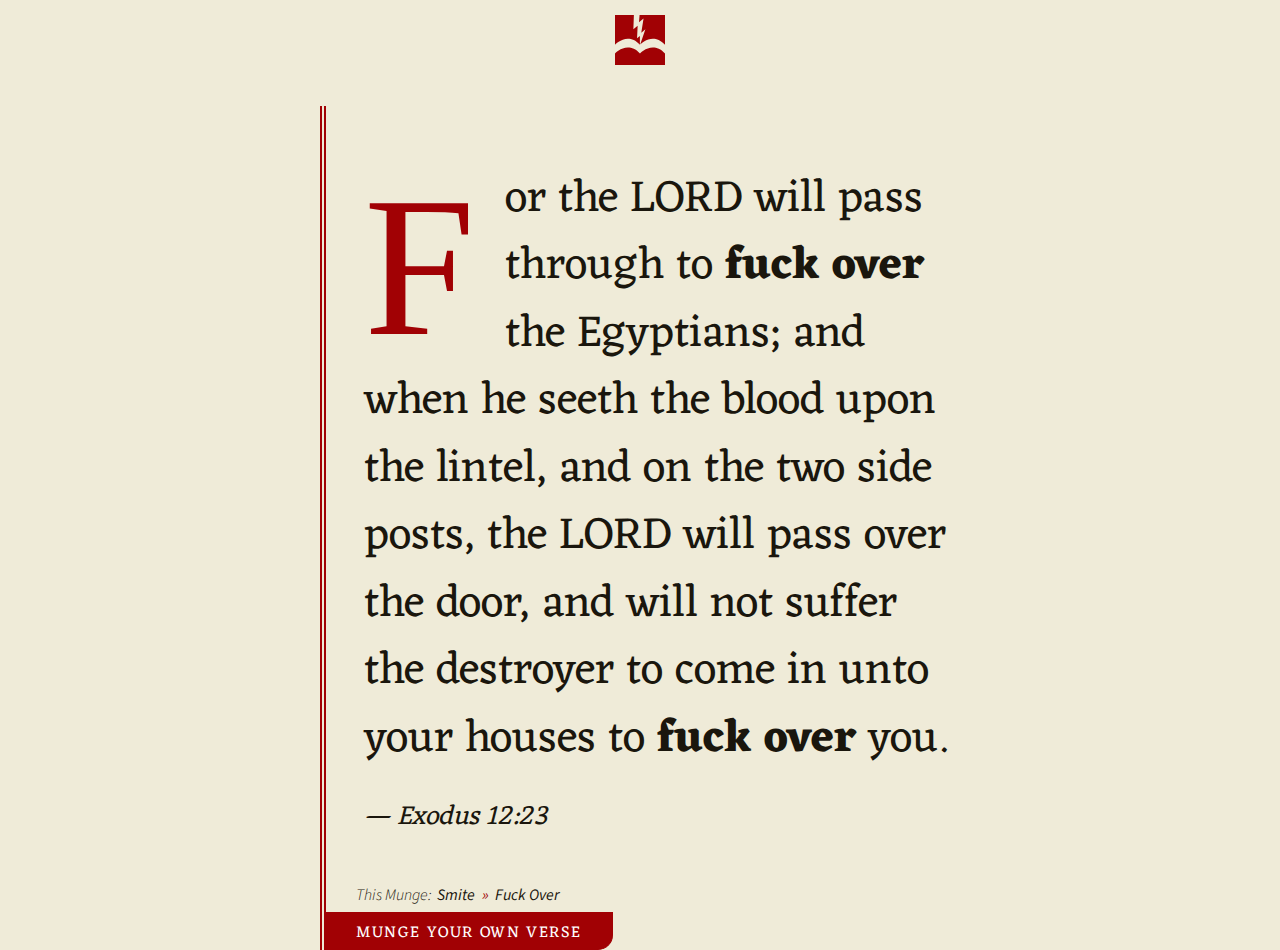
<file: uimocks/index.html>
<!DOCTYPE html>
<html>
<head>
	<meta charset="utf-8">
	<meta http-equiv="X-UA-Compatible" content="IE=edge">
	<title>Biblemunger Sandbox</title>
	<link rel="stylesheet" href="biblemunger.css">
</head>
<body>
	<header>
		<img src="biblemunger-logo-1-noword.svg">
	</header>
	<div class="content-area">
		<div class="text-container">
			<p class="scripture">For the LORD will pass through to <strong class="munged">fuck over</strong> the Egyptians; and when he seeth the blood upon the lintel, and on the two side posts, the LORD will pass over the door, and will not suffer the destroyer to come in unto your houses to <strong class="munged">fuck over</strong> you.</p>
			<p class="reference">Exodus 12:23</p>	
		</div>
		<div class="actions">
			<p class="substitution"><span>This Munge:</span> <em>Smite</em> Fuck Over</p>
			<a href="munge.html"><button class="std-button">Munge your Own Verse</button></a>
		</div>
	</div>
</body>
</html>
</file>
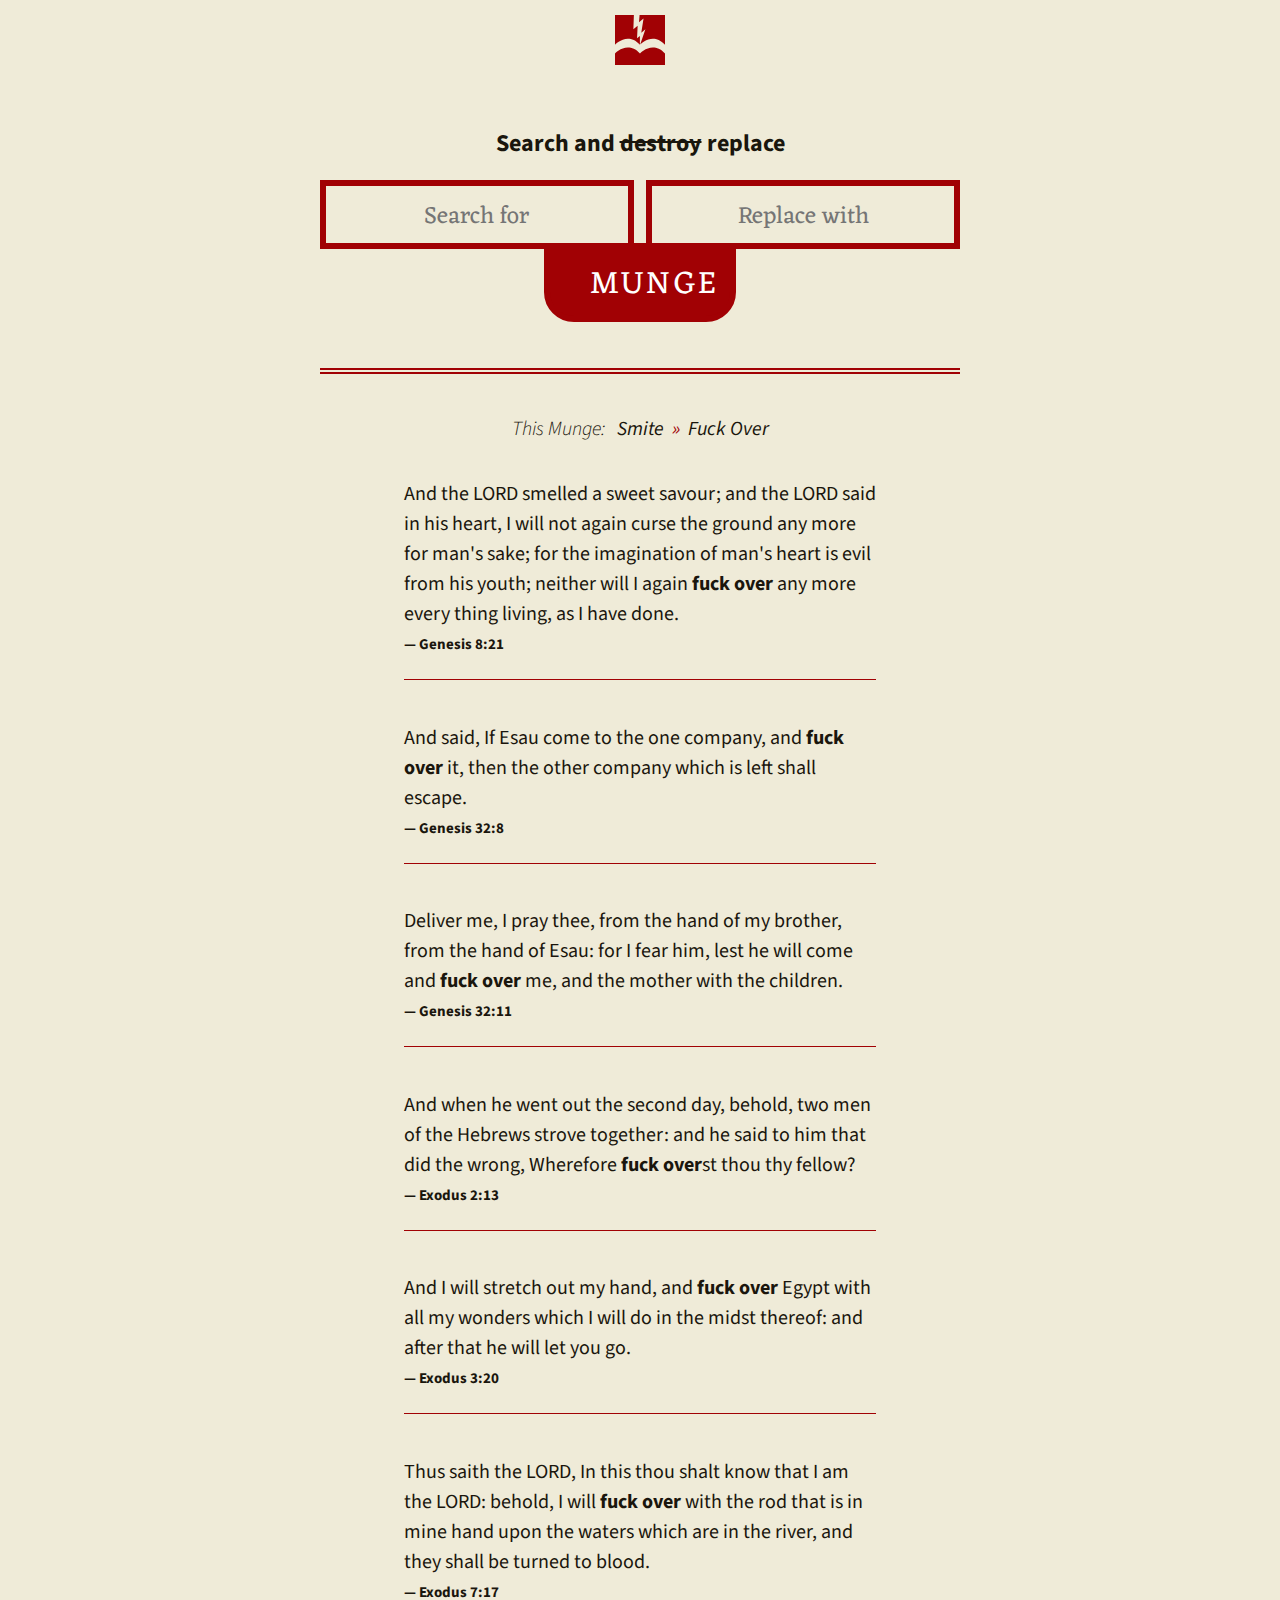
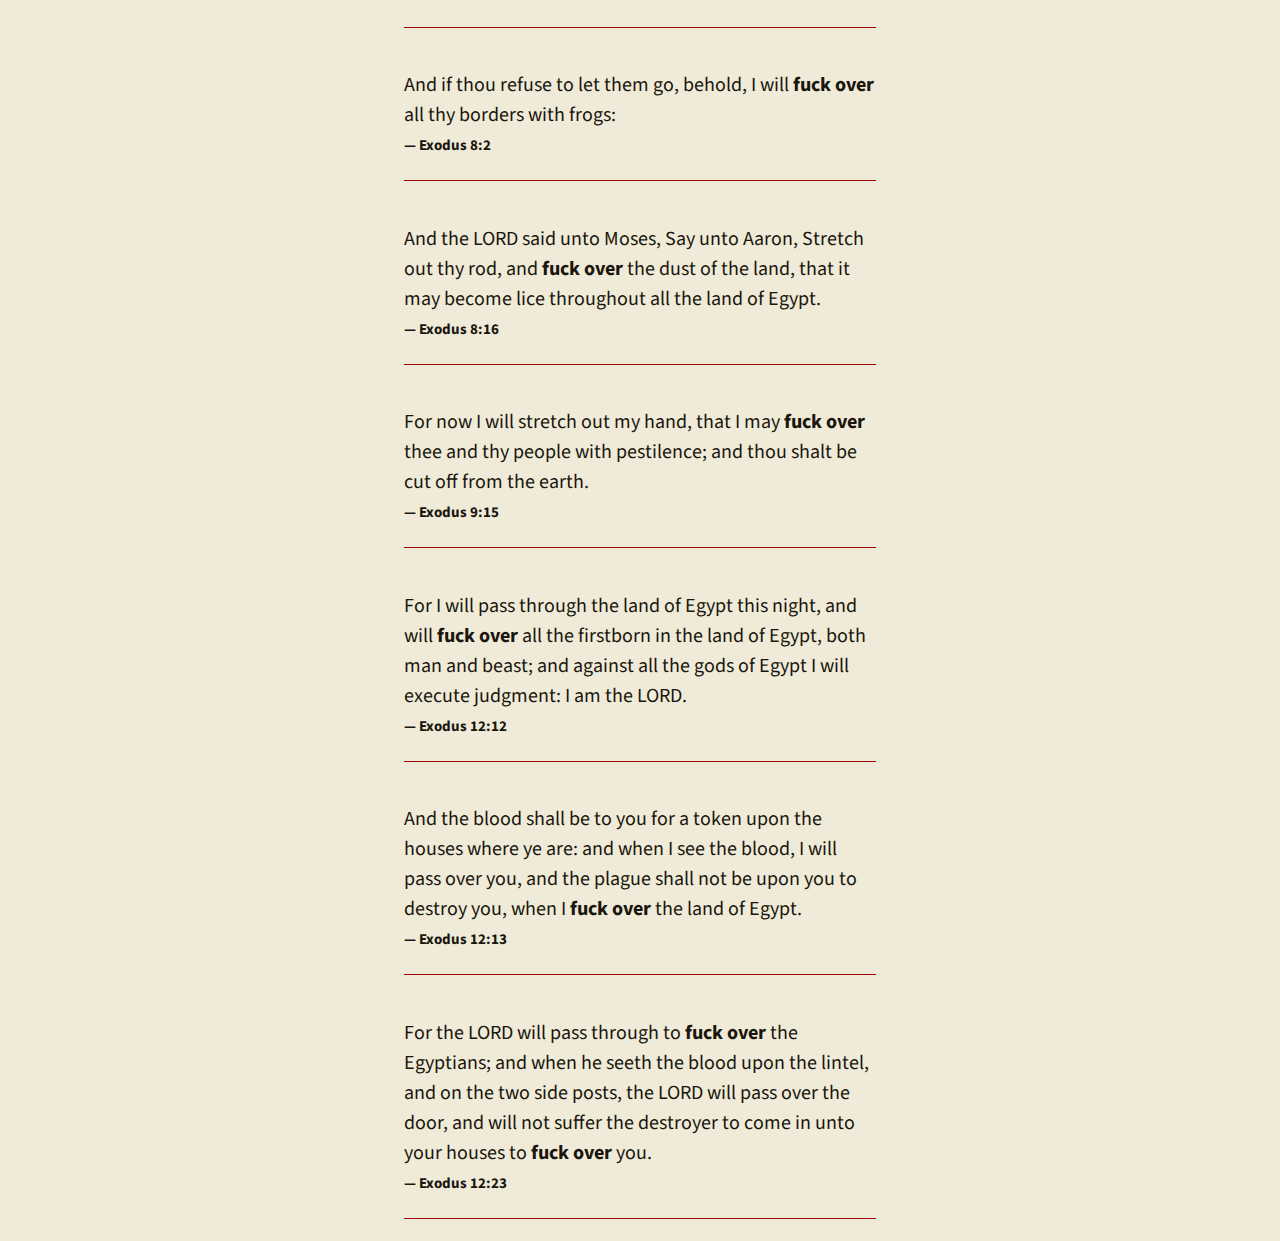
<file: uimocks/munge.html>
<!DOCTYPE html>
<html>
<head>
	<meta charset="utf-8">
	<meta http-equiv="X-UA-Compatible" content="IE=edge">
	<title>Biblemunger Sandbox</title>
	<link rel="stylesheet" href="biblemunger.css">
</head>
<body>
	<header>
		<img src="biblemunger-logo-1-noword.svg">
	</header>
	<div class="content-area munging-page">
		<h2>Search and <strike>destroy</strike> replace</h2>
		<form class="mungerform">
			<input type="text" placeholder="Search for">
			<input type="text" placeholder="Replace with">
			<input type="submit" value="Munge" class="form-button std-button">
		</form>

		<div class="results-area">
			<p class="substitution"><span>This Munge:</span> <em>Smite</em> Fuck Over</p>
			<dl>
				<div class="verse-result">
					<dd>And the LORD smelled a sweet savour; and the LORD said in his heart, I will not again curse the ground any more for man's sake; for the imagination of man's heart is evil from his youth; neither will I again <strong>fuck over</strong> any more every thing living, as I have done.</dd>
					<dt>Genesis 8:21</dt>
				</div>
				<div class="verse-result">
					<dd>And said, If Esau come to the one company, and <strong>fuck over</strong> it, then the other company which is left shall escape.</dd>
					<dt>Genesis 32:8</dt>
				</div>
				<div class="verse-result">
					<dd>Deliver me, I pray thee, from the hand of my brother, from the hand of Esau: for I fear him, lest he will come and <strong>fuck over</strong> me, and the mother with the children.</dd>
					<dt>Genesis 32:11</dt>
				</div>
				<div class="verse-result">
					<dd>And when he went out the second day, behold, two men of the Hebrews strove together: and he said to him that did the wrong, Wherefore <strong>fuck over</strong>st thou thy fellow?</dd>
					<dt>Exodus 2:13</dt>
				</div>
				<div class="verse-result">
					<dd>And I will stretch out my hand, and <strong>fuck over</strong> Egypt with all my wonders which I will do in the midst thereof: and after that he will let you go.</dd>
					<dt>Exodus 3:20</dt>
				</div>
				<div class="verse-result">
					<dd>Thus saith the LORD, In this thou shalt know that I am the LORD: behold, I will <strong>fuck over</strong> with the rod that is in mine hand upon the waters which are in the river, and they shall be turned to blood.</dd>
					<dt>Exodus 7:17</dt>
				</div>
				<div class="verse-result">
					<dd>And if thou refuse to let them go, behold, I will <strong>fuck over</strong> all thy borders with frogs:</dd>
					<dt>Exodus 8:2</dt>
				</div>
				<div class="verse-result">
					<dd>And the LORD said unto Moses, Say unto Aaron, Stretch out thy rod, and <strong>fuck over</strong> the dust of the land, that it may become lice throughout all the land of Egypt.</dd>
					<dt>Exodus 8:16</dt>
				</div>
				<div class="verse-result">
					<dd>For now I will stretch out my hand, that I may <strong>fuck over</strong> thee and thy people with pestilence; and thou shalt be cut off from the earth.</dd>
					<dt>Exodus 9:15</dt>	
				</div>
				<div class="verse-result">
					<dd>For I will pass through the land of Egypt this night, and will <strong>fuck over</strong> all the firstborn in the land of Egypt, both man and beast; and against all the gods of Egypt I will execute judgment: I am the LORD.</dd>
					<dt>Exodus 12:12</dt>	
				</div>
				<div class="verse-result">
					<dd>And the blood shall be to you for a token upon the houses where ye are: and when I see the blood, I will pass over you, and the plague shall not be upon you to destroy you, when I <strong>fuck over</strong> the land of Egypt.</dd>
					<dt>Exodus 12:13</dt>	
				</div>
				<div class="verse-result">	
					<dd>For the LORD will pass through to <strong>fuck over</strong> the Egyptians; and when he seeth the blood upon the lintel, and on the two side posts, the LORD will pass over the door, and will not suffer the destroyer to come in unto your houses to <strong>fuck over</strong> you.</dd>
					<dt>Exodus 12:23</dt>
				</div>	
			</dl>
		</div>
	</div>
</body>
</html>
</file>
<file: uimocks/biblemunger.css>
@import url('https://fonts.googleapis.com/css?family=Eczar:400,700|Source+Sans+Pro:300,400,700');

/**** GENERAL ****/
* {
	box-sizing: border-box;
}
body {
	background: #EFEBD8;
	color: #1A160D;
	font-family: 'Source Sans Pro',Helvetica,sans-serif;
	margin: 0;
	padding: 0;
}
p {
	line-height: 1.5;
	font-size: 5vh;
}
header {
	width: 100%;
	height: 80px;
	padding: 15px 0;
}
header img {
	height: 100%;
	margin: 0 auto;
	display: block;
}
.content-area {
	width: 50%;
	margin: 2% auto 0 auto;
	padding: 0;
	border-left: 6px double #A10104;
	overflow: hidden;
}
.std-button {
	color: #fff;
	padding: 6px 30px 2px 30px;
	border: 0.5px solid #A10104;
	border-left: 0 none;
	background: #A10104;
	font-family: 'Eczar', serif;
	font-size: 1em;
	font-weight: 400;
	letter-spacing: 0.1em;
	text-transform: uppercase;
	border-radius: 0 0 15px 0;
	-webkit-transition: all 75ms linear;
	-moz-transition: all 75ms linear;
	-ms-transition: all 75ms linear;
	-o-transition: all 75ms linear;
	transition: all 75ms linear;
}
.std-button:hover {
	border-width: 3px;
	cursor: pointer;
}

/**** DEBUGGING ****/
#debug-message {
	color: black;
	background-color: red;
	position: fixed;
	bottom: 1em;
	left: 1em;
	font-size: .7em;
}

/**** MUNGING FORM ****/
.content-area.munging-page {
	border-left: 0 none;
}
.content-area.munging-page h2 {
	text-align: center;
}
.mungerform {
	overflow: hidden;
	margin-bottom: 46px;
}
input {
	width: 49%;
	float: left;
	margin-right: 2%;
	padding: 10px 20px 5px 20px;
	border: 6px solid #A10104;
	font-size: 1.5em;
	font-family: 'Eczar', serif;
	line-height: 1;
	text-align: center;
	background: transparent;
}
input:nth-child(2) {
	margin-right: 0;
}
.form-button {
	display: block;
	width: 30%;
	margin: -6px 35% 0 35%;
	padding: 20px 40px 15px 40px;
	font-size: 2em;
	border: 6px solid #A10104;
	border-bottom-left-radius: 30px;
	border-bottom-right-radius: 30px;
}

/**** MUNGING RESULTS ****/
.results-area {
	padding-top: 40px;
	border-top: 6px double #A10104;
}
.results-area .substitution {
	display: block;
	margin-bottom: 15px;
	padding: 0;
	font-size: 1.25em;
	text-align: center;
}
dl {
	margin: 0;
	padding: 0 10%;
	font-size: 1.25em;
}
dt,dd {
	margin-left: 0;
	margin-bottom: 0.25em;
	padding-left: 0;
	line-height: 1.5;
}
dt {
	margin-bottom: 1.5em;
	padding-bottom: 1.5em;
	font-size: 0.75em;
	font-weight: 700;
	border-bottom: 1px solid #A10104;
}
dt:before {
	content: "— ";
}
.verse-result {
	padding: 20px 20px 0 20px;
	-webkit-transition: all 300ms ease-in-out;
	-moz-transition: all 300ms ease-in-out;
	-ms-transition: all 300ms ease-in-out;
	-o-transition: all 300ms ease-in-out;
	transition: all 300ms ease-in-out;
}
.verse-result:hover {
	background: #A10104;
	color: #fff;
	cursor: pointer;
}

/**** SINGLE VERSE DISPLAY ****/
.text-container {
	padding: 1em 0 0 6%;
}
p.scripture,
p.reference {
	font-family: 'Eczar', Georgia, serif;
}
p.scripture {
	margin-bottom: 0.5em;
}
p.reference {
	margin: 0 0 1.5em 0;
}
p.scripture:first-child:first-letter {
	float: left;
    color: #A10104;
    font-size: 200px;
    line-height: 1;
    margin-top: 0;
    padding-right: 0.15em;
    font-family: 'Dearest Outline',Georgia;
    text-transform: uppercase;
}
p.reference {
	font-style: italic;
	font-size: 3vh;
}
p.reference:before {
	content: "— ";
}
p.substitution {
	font-size: 1em;
	font-style: italic;
	font-weight: 400;
	display: table;
	margin: 0;
	padding: 5px 30px;
}
p.substitution span {
	font-weight: 300;
	margin-right: 0.4em;
}
p.substitution em:after {
	content: " »";
	color: #A10104;
	margin: 0 0.2em;
}
.actions {
	margin: 0;
}
</file>
